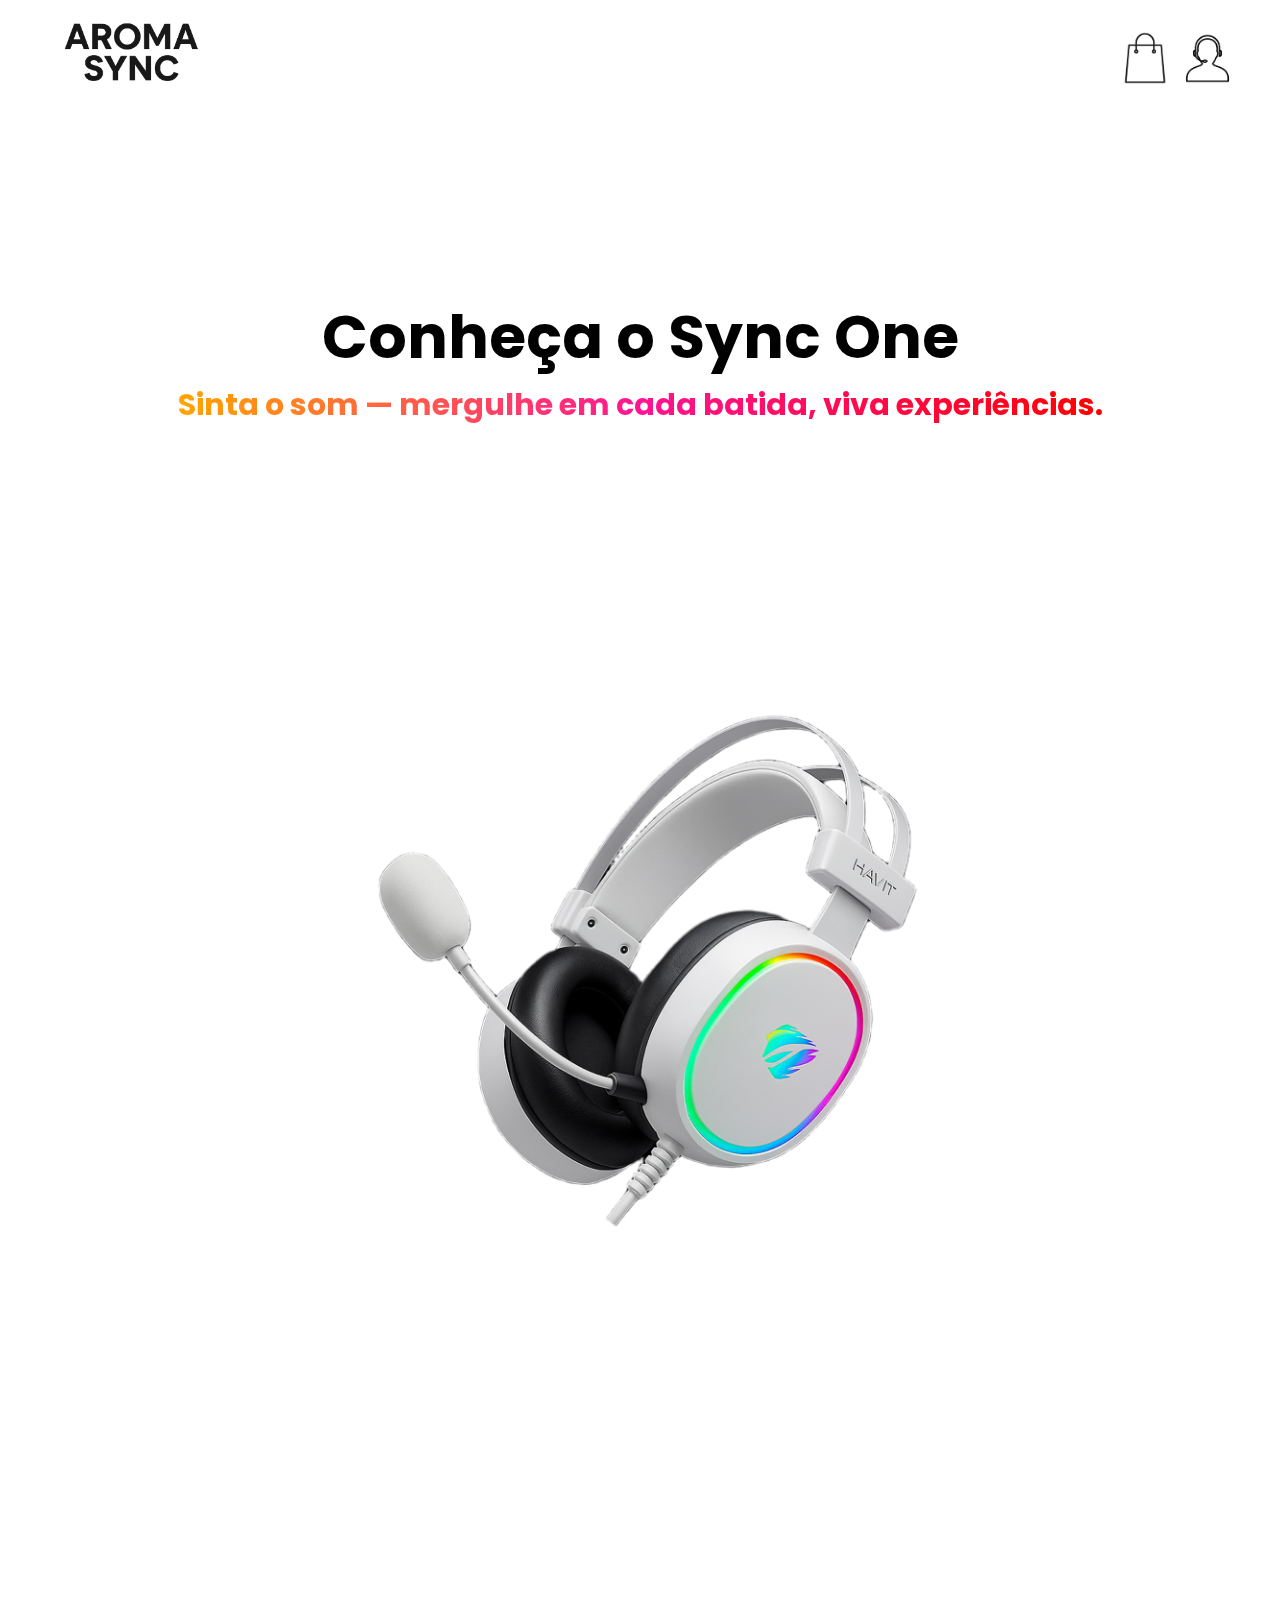
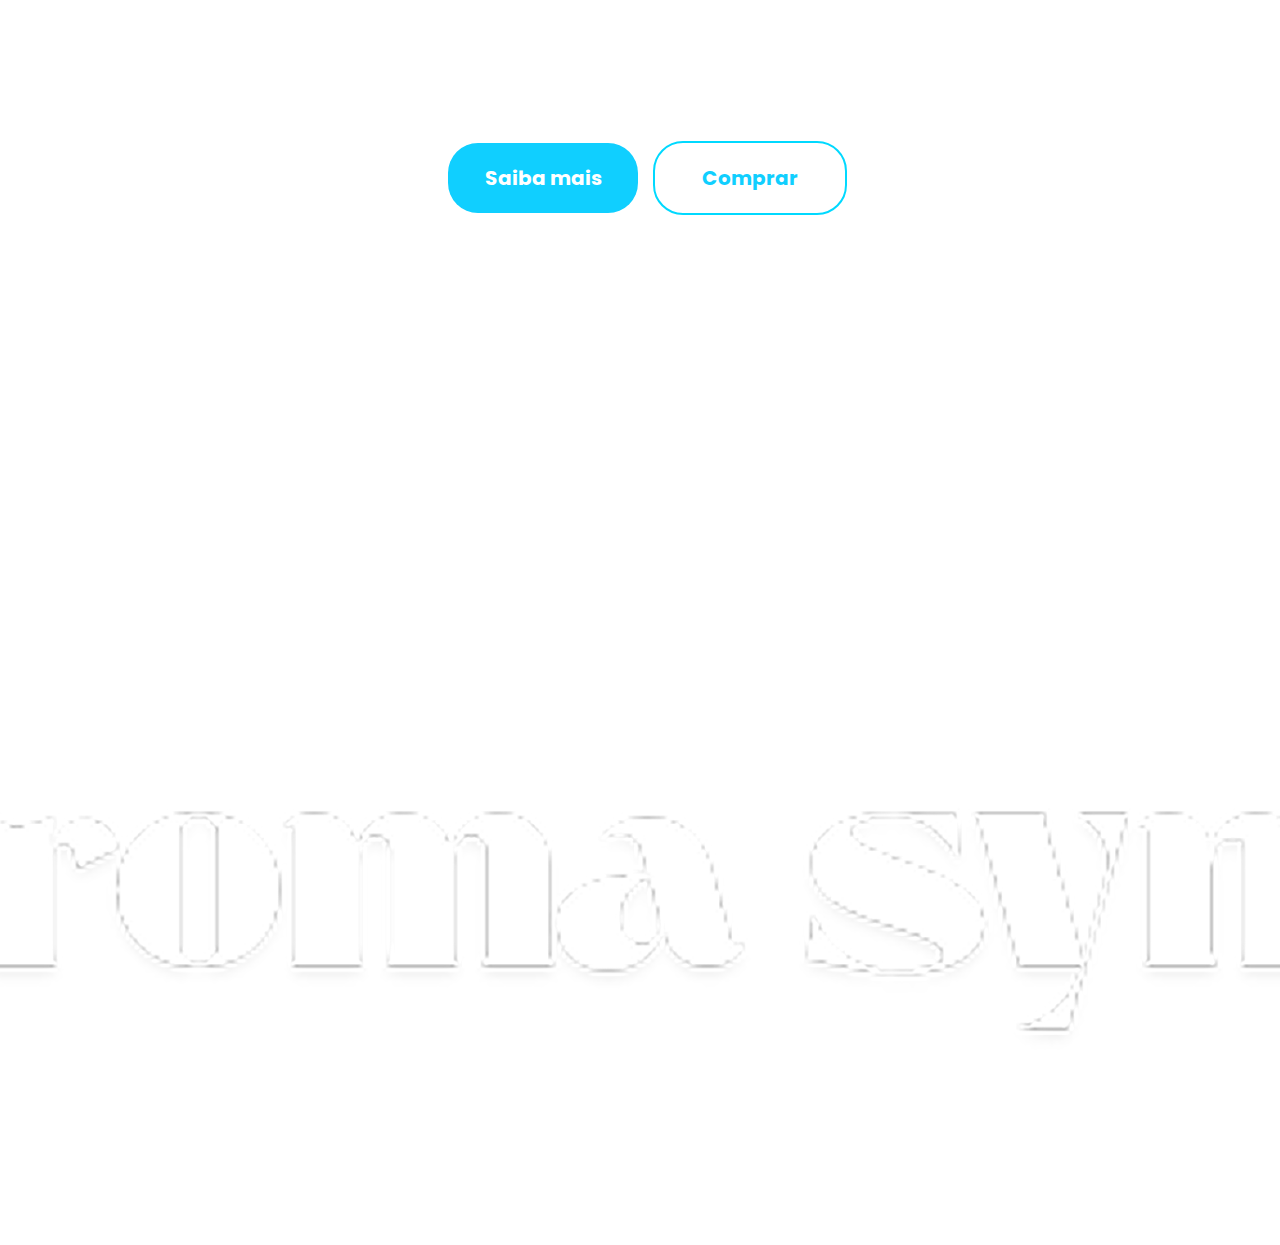
<file: index.html>
<!DOCTYPE html>
<html lang="pt-br">
<head>
    <meta charset="UTF-8">
    <meta name="viewport" content="width=device-width, initial-scale=1.0">
    <title>Document</title>
    <link rel="stylesheet" href="./css/style.css">
</head>
<body class="body1">
    <header>
        <div class="header-left">
            <img class="logo" src="./img/logo (2).png" alt="">
        </div>
        <div class="header-right">
            <a href="" class="carrinho-comprass"><img class="carrinho-compras" src="./img/imagem-carrinho.png" alt=""></a>
            <a href=""><img class="suporte" src="./img/imagem-suporte.png" alt=""></a>
        </div>
    </header>
    <main>
        <div class="titulo-header">
            <p>Conheça o Sync One</p>
            <p class="texto-degrade">Sinta o som — mergulhe em cada batida, viva experiências.</p>
        </div>
        <div class="conteudo-header">
            <img class="imagemfone" src="./img/FonePrincipal.png" alt="">
        </div>
        <div class="botao-header">
            <a href="#">Saiba mais</a>
            <a href="./pages/compras.html" class="botao-header-direita">Comprar</a>
        </div>
        <div class="card-header">
            <img class="aromasyncimg" src="./img/AromaSyncimg.png" alt="">
            <div class="card-header1">
                <button class="foto-card1"></button>
            </div>
            <div class="card-header2">
                <button class="foto-card2"></button>
            </div>
            <div class="card-header3">
                <button class="foto-card3"></button>
            </div>

        </div>
    </main>
    <footer>

    </footer>
    
    
</body>
</html>
</file>
<file: css/style.css>
@import url('https://fonts.googleapis.com/css2?family=Montserrat:ital,wght@0,100..900;1,100..900&family=Poppins:ital,wght@0,100;0,200;0,300;0,400;0,500;0,600;0,700;0,800;0,900;1,100;1,200;1,300;1,400;1,500;1,600;1,700;1,800;1,900&family=Protest+Strike&display=swap');
@import url('https://fonts.googleapis.com/css2?family=Abril+Fatface&display=swap');
html, body{
    margin: 0;
    padding: 0;
}
body{
    display: flex;
    flex-direction: column;
}
.logo{
    width: 180px;
    margin-left: 40px;
}
header{
    width: 100%;
    height: 120px;
    background-color: transparent;
    justify-content: center;
    display: flex;
    
}
.header-left{
    width: 50%;
    height: 100%;
    background-color: transparent;
    display: flex;
    align-items: center;

}
.header-right{
    width: 50%;
    height: 100%;
    background-color: transparent;
    display: flex;
    align-items: center;
}
.carrinho-comprass{
    margin-left: auto;
}
.carrinho-compras a{
    text-decoration: none;
    background-color: transparent;
    border-radius: 50px;
    margin-left: auto;
}
.suporte{
    width: 65px;
    margin-right: 40px;
}
.suporte a:hover{
    filter: brightness(0.7);
}
.carrinho-compras a:hover{
    filter: brightness(0.7);
}
.carrinho-compras{
    width: 60px;
    
}

.titulo-header{
    width: 100%;
    display: flex;
    flex-direction: column;
    margin: 0;
    padding: 0;
    background-color: transparent;
    align-items: center;
    justify-content: center;
    height: 20vh;
    margin-top: 150px;
}
.titulo-header h1 ,p {
    font-family: poppins;
    color: black ;
    font-size: 60px;
    padding: 0;
    margin: 0;
    font-weight: bold;
}
.texto-degrade {
    font-size: 30px;
    font-weight: bold;
    background: linear-gradient(90deg, orange, deeppink, red);
    -webkit-background-clip: text;
    -webkit-text-fill-color: transparent;  
    background-clip: text; 
    color: transparent;   

}

.conteudo-header{
    width: 100%;
    height: 140vh;
    background-color: transparent;
    justify-content: center;
    display: flex;
}
.imagemfone{
  margin-top: 20vh;
  width: 700px;
  height: 700px;
}
.botao-header{
    width: 100%;
    background-color: transparent;
    height: 15vh;
    display: flex;
    align-items: center;
    justify-content: center;
}
.botao-header a{
    background-color: #10CFFF;
    margin-left: 15px;
    width: 150px;
    padding: 20px;
    text-align: center;
    font-size: 20px;
    font-family: poppins;
    color: white;
    text-decoration: none;
    border-radius: 30px;
    font-weight: bold;
    
}
.botao-header a:hover{
    filter: brightness(0.95);
}
.botao-header .botao-header-direita {
    background-color: #FFFFFF;
    color: #10CFFF;
    border: 2px solid #00D9FF;
    
}

.card-header {
    display: flex;
    height: 100vh;
    width: 100%;
    margin: 0;
    padding: 0;
    justify-content: center;
    margin-top: 100px;
}

.card-header1,
.card-header2,
.card-header3 {
    flex: 1;
    transition: flex 0.4s ease;
}

.card-header1:hover,
.card-header2:hover,
.card-header3:hover {
    flex: 1.3;
}

/* Estilo dos botões */

.card-header1 button,
.card-header2 button,
.card-header3 button {
    padding: 0;
    margin: 0;
    border: none;
    width: 100%;
    height: 100%;
    background-size: cover;
    background-position: center;
    background-repeat: no-repeat;
    cursor: pointer;
}


.foto-card1 {
    background-image: url(../img/fotocard-header1.png);
}

.foto-card2 {
    background-image: url(../img/fotocard-header2.png);
}

.foto-card3 {
    background-image: url(../img/fotocard-header3.png);
}
.AromaName{
    font-size: 140px;
    position: absolute;
    margin:0 ;
    pad: 0;
    margin-top: 50vh;
    color: rgb(231, 231, 231);
    font-family:abril fatface ;
    flex: 1;
    transition: flex 0.4s ease;

}
 


.AromaName:hover{
  flex: 1.3;
  pointer-events: visible;
}
/*header compras*/
.logo-compras{
    width: 200px;
    margin-left: 40px;
}
.video-vendas{
  width: 100%;
  height: 110vh;
  background-image: url(../img/Apresentacao.png);
  background-size: cover;
  background-position: center;
  
}
.conteudo-compras1{
  width: 100%;
  height: 70vh;
  background-color: rgb(255, 255, 255);
  display: flex;
  
}
.ComprasLeft{
  width: 60%;
  height: 100%;
  
  display: flex;
  

}
.fonesuperior{
  background-color: transparent;
  width: 200px;
  height: 200px;
  border: 0.5px solid #9E9E9E;
  border-radius: 20px;
  display: flex;
  align-items: center;
  justify-content: center;
}
.fonesuperior img{
  width: 180px;
  margin-left: -30px;
}
.foneinferior{
  background-color: transparent;
  width: 200px;
  height: 200px;
  margin-top: 50px;
  border: 0.5px solid #9E9E9E;
  border-radius: 20px;
  display: flex;
  align-items: center;
  justify-content: center;
}
.foneinferior img{
  width: 150px;
  
}
.fonesleft{
  width: 35%;
  height: 100%;
  
  align-items: center;
  display: flex;
  flex-direction: column;
  justify-content: center;
}
.fonesright{
  background-color: transparent;
  width: 65%;
  height: 100%;
  display: flex;
  align-items: center;
  justify-content: center;
}
.fonesright img{
  width: 700px;
}




.patamar1{
  width: 100%;
  height: 20%;
  

  display: flex;
  align-items: center;
  justify-content: center;
}
.UmaEstrela{
  width: 40px;
  margin-left: 10px;
}
.MeiaEstrela{
  width: 40px;
  margin-right: 50px;
  margin-left: 10px;
}
.patamar1 p{
  font-size: 35px;
  font-weight: 400;
  text-decoration: none;
  color: black;
  font-family: inter;
  margin-top: 10px;
}
.patamar1 span p{
  margin-right: 20px;
  font-family: inter;
}
.patamar2{
  width: 100%;
  height: 15%;
  font-weight: 400;
  display: flex;
  align-items: center;
  justify-content: center;
}
.patamar2 p{
  font-size: 35px;
  font-family: inter;
  font-weight: 400
}
.patamar2 span p{
  font-size: 35px;
  text-decoration: line-through;
  color: black;
  font-family: inter;
  opacity: 50%;
  margin-left: 20px;
  font-weight: 400
}
.desconto{
  color: #00AC06;
  margin-left: 20px;
  font-family: inter ;
  font-weight: 400
}
.patamar3{
  width: 100%;
  height: 10%;
  
  display: flex;
  align-items: center;
  justify-content: center;
}
.patamar3 p{
  font-family: inter;
  font-size: 30px;
  font-weight: 400;
  margin-right: 15px;
}
.patamar3 span p{
  color: #00AC06;
}
.patamar4{
  width: 100%;
  height: 15%;
  
  display: flex;
  justify-content: center;
  align-items: center;

}
.patamar1 , .patamar2, .patamar3, .patamar4, .patamar5 , .patamar6, .patamar7 {
  padding-left: 50px;
}
  

.patamar4 p{
  font-size: 25px;
  font-family: inter;
  margin-right: 30px;
  font-weight: 400;
}
.patamar4 span p{
  margin-left: 40px;
}
.patamar4 img{
  width: 100px;
}
.seta{
  opacity: 50%;
  margin-right: -100px;
}
.patamar5{
  width: 100%;
  height: 10%;
  
  display: flex;
  align-items: center;
  

}
.patamar5 p{
  font-size: 30px;
  font-family: inter;
  margin-right: 30px;
  font-weight: 400;
  margin-right: 50px;
}
.risco{
  text-decoration: line-through;
  color: black;
  font-family: inter;
  opacity: 50%;
  font-weight: 400;
  margin-right: 0px;
}

.espaco{
  margin-left: 50px;
  
}
.patamar6{
  width: 100%;
  height: 15%;
  
  display: flex;
  align-items: center;

}
.patamar6 p{
  width: 100%;;
  font-size: 25px;
  font-family: inter;
  margin-left: 50px;
  font-weight: 400;
}
.patamar6 span{
  font-weight: 700;

}
.patamar7{
  
  width: 100%;
  height: 20%;
}
.cupom{
  width: 80%;
  background-color: rgb(0, 0, 0);
  height: 80%;
  display: flex;
  align-items: center;
  border-radius: 50px;
  justify-content: center;
  margin-left: 40px;
}
.cupom a{
  font-size: 20px;
  font-family: inter;
  color: white;
  font-weight: 700;
  text-decoration: none;
}
.cupom input{
  margin-left: 50px;
  width: 45%;
  height: 60%;
  border-radius: 50px;
  
  text-align: center;
}
.conteudo-compras2{
  width: 100%;
  height: 60vh;
  margin-top: 100px;
  display: flex;
}
.ComprasLeft2{
  width: 60%;
  height: 100%;
  
}
.ComprasRight2{
  width: 40%;
  height: 100%;
  
}
.descricao-produto{

  background-color: #EDEDED ;
  width: 95%;
  height: 95%;
  margin-left: auto;
  display: flex;
  flex-direction: column;
  align-items: center;
  border-radius: 20px;
}
.descricao-produto p{
  font-size: 25px;
  padding: 30px;
  
}
.texto1{
  margin-top: 40px;
  margin-bottom: 50px;
}
.texto-degrade1{
  
  
  background: linear-gradient(90deg,  red, orange ,deeppink);
  -webkit-background-clip: text;
  -webkit-text-fill-color: transparent;  
  background-clip: text; 
  color: transparent;   
}
.camada1{
  
  width: 100%;
  height: 40%;
  
}
.fonefinal{
  width: 200px;
  height:200px;
  display: flex;
  align-items: center;
  border: 0.5px solid #9E9E9E;
  justify-content: center;
  border-radius: 20px;
  margin-left: 30px;
  margin-bottom: 50px;
}
.fonefinal img {
  width: 130px;
  margin-right: 10px;
  
}
.camada2{
  width: 100%;
  height: 60%;
  
  display: flex;
  flex-direction: column;
}
.upper{
  width: 60%;
  background-color: black;
  color: white;
  height: 80px;
  border-radius: 50px;
  text-decoration: none;
  display: flex;
  align-items: center;
  justify-content: center;
  font-size: 30px;
  font-family: inter;
  border: 1px solid black;
  font-weight: 500;
  margin-left: 30px;
  margin-top: 70px;
}
.lower{
  width: 60%;
  background-color: rgb(255, 255, 255);
  color: rgb(0, 0, 0);
  height: 80px;
  border-radius: 50px;
  text-decoration: none;
  display: flex;
  align-items: center;
  justify-content: center;
  font-size: 30px;
  font-family: inter;
  border: 1px solid black;
  font-weight: 500;
  margin-left: 30px;
  margin-top: 30px;
}
</file>
